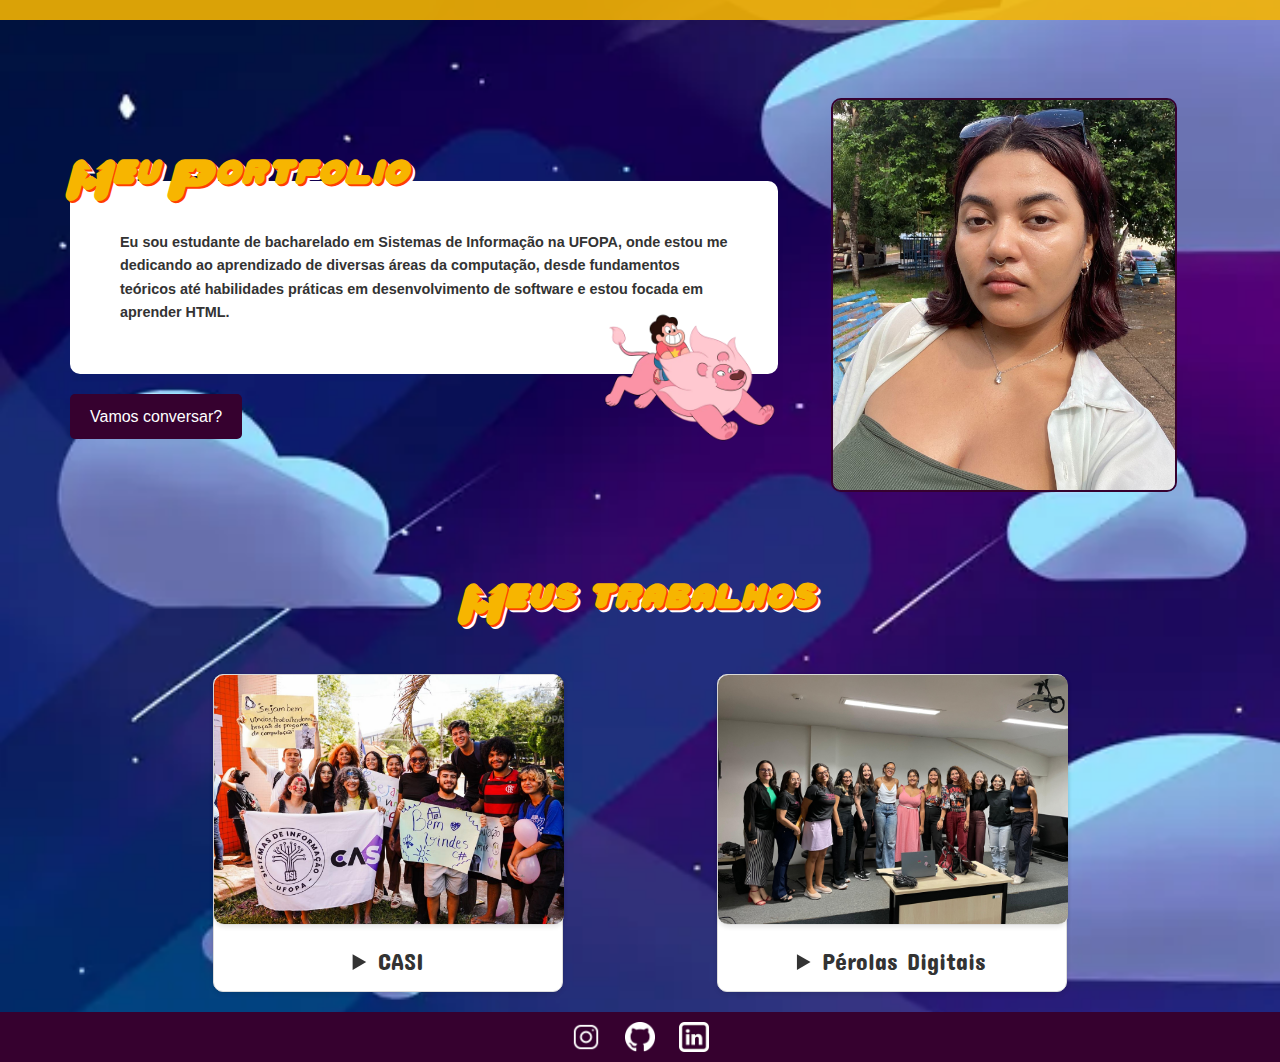
<file: Portfolio heliny/index.html>
<!DOCTYPE html>
<html lang="pt">

<head>
    <meta charset="UTF-8">
    <meta name="viewport" content="width=device-width, initial-scale=1.0">
    <title>Home</title>
    <link rel="stylesheet" href="style.css">
    <link rel="shortcut icon" type="imagex/png" href="assets/NewRoseGem-icon.ico">
    <link rel="preconnect" href="https://fonts.googleapis.com">
    <link rel="preconnect" href="https://fonts.gstatic.com" crossorigin>
    <link href="https://fonts.googleapis.com/css2?family=Concert+One&display=swap" rel="stylesheet">
</head>

<body>
    <header>
    </header>
    <main>
        <section class="container">
            <section class="content">
                <h1 class="titulo1">Meu Portfolio</h1>
                <p class="caixa-texto">Eu sou estudante de bacharelado em Sistemas de Informação na UFOPA, onde estou me
                    dedicando ao aprendizado de diversas áreas da computação, desde fundamentos teóricos até habilidades
                    práticas em desenvolvimento de software e estou focada em aprender HTML.</p>
                <img class="img-steven" src="assets\steven_e_leao.png" alt="imagem steven universo e leao">
                <p class="botao-whatsapp"><a href="https://wa.me/+559392379001">Vamos conversar?</a></p>
            </section>
            <section class="section">
                <img src="assets\heliny_foto.jpg" alt="foto de perfil heliny">
            </section>
        </section>

        <h1>Meus trabalhos</h1>
        <div class="projetos">
            <div class="caixa-projeto">
                <img class="imagem-projeto" src="assets/casi_foto.jpg"
                        alt="Imagem CASI">
                <details name="reqs">
                    <summary class="legenda">CASI</summary>
                    <p>Sou presidente do Centro Acadêmico de Bacharelado em Sistemas de Informação (<a href="https://www.instagram.com/casiufopa/">CASI</a>). O CA é uma entidade estudantil que representa os alunos do curso, promovendo atividades acadêmicas, culturais e sociais. Já desenvolvemos vários projetos, incluindo o Festival Latino-Americano de Instalação de Software Livre (FLISOL), um evento internacional que promove o uso e a difusão do software livre. Também realizamos a revelação dos calouros, uma atividade de integração que acolhe e apresenta os novos alunos à comunidade acadêmica.</p>
                </details>
            </div>
            <div class="caixa-projeto">
                <img class="imagem-projeto"
                        src="assets/perolas_foto.jpg" alt="Imagem Pérolas Digitais">
                <details name="reqs">
                    <summary class="legenda">Pérolas Digitais</summary>
                    <p>Sou voluntária no projeto de extensão <a href="https://www.instagram.com/perolas_digitais/">Pérolas Digitais</a>, desenvolvido na UFOPA, que tem o objetivo de incentivar a participação de mulheres na área da computação, considerando que a presença feminina nessa área ainda é pequena em relação aos homens. Esse projeto já gerou vários frutos, como o evento Like a Girl, que aconteceu ao longo de três dias no EETEPA, onde oferecemos minicursos e palestras realizadas por mulheres para despertar o interesse das alunas do ensino médio técnico. Outro destaque é o Conectadas, onde trouxemos algumas alunas de BCC e BSI da UFOPA, que já estão no mercado de trabalho, além de professoras, para compartilhar suas experiências na área.</p>
                </details>
            </div>
        </div>
    </main>
    <footer>
        <a href="https://www.instagram.com/helinyuu/"><img src="assets/instagram-icon.png" alt="Instagram"></a>
        <a href="https://github.com/HelinyR"><img src="assets/github-icon.png" alt="GitHub"></a>
        <a href="https://www.linkedin.com/in/heliny-oliveira-823550248/"><img src="assets/linkedin-icon.png"
                alt="Linkedin"></a>
    </footer>
</body>

</html>
</file>
<file: Portfolio heliny/style.css>
@font-face {
    font-family: 'CrystalUniverse';
    src: url('fonts/CrystalUniverse-Oblique.ttf') format('truetype');
    font-weight: normal;
    font-style: normal;
}

.concert-one-regular {
    font-family: "Concert One", sans-serif;
    font-weight: 400;
    font-style: normal;
  }
  

* {
    margin: 0;
    padding: 0;
    box-sizing: border-box;
}

body {
    font-family: 'Arial', sans-serif;
    color: #333;
    line-height: 1.6;
    background-image: url('assets/steven-universe-background1.jpg');
    background-size: cover;
    background-position: center;
    background-repeat: no-repeat;
}

header {
    background: #f7b500e1;
    color: #fff;
    padding: 10px 0;
}

main {
    max-width: 1200px;
    margin: 20px auto;
    padding: 0 20px;
    text-align: center;
}

.container {
    display: flex;
    justify-content: space-evenly;
    align-items: center;
    padding-top: 5%;
    padding-bottom: 5%;
}

h1 {
    font-family: 'CrystalUniverse', sans-serif;
    color: #f7b500;
    text-shadow: 2px 2px 0px #ff3f00,
        4px 4px 0px #ffffff;
    letter-spacing: 2px;
    font-size: 1.5em;
}

.titulo1 {
    margin-bottom: -20px;
}

.section img {
    max-width: 80%;
    height: auto;
    border: 2px solid #36012f;
    border-radius: 10px;
    margin-bottom: 20px;
}

.img-steven {
    width: 25%;
    float: right;
    margin-top: -15%;
}

.caixa-texto {
    font-size: 0.9em;
    font-weight: bold;
    margin: 10px 0 0 0;
    background: #ffffff;
    border-radius: 10px;
    margin-bottom: 20px;
    padding: 50px;
}

.content {
    padding: 10px;
    text-align: left;
}

.botao-whatsapp a {
    display: inline-block;
    background: #36012f;
    color: #fff;
    padding: 10px 20px;
    text-decoration: none;
    border-radius: 5px;
    transition: 0.3s;
}

.botao-whatsapp a:hover {
    background: #5f0253;
}

.projetos {
    padding: 5% 0 0 0;
    display: flex;
    justify-content: space-evenly;
    flex-wrap: wrap;
}

.caixa-projeto {
    background: #ffffff;
    border: 1px solid #ddd;
    border-radius: 10px;
    box-shadow: 0 2px 5px rgba(0, 0, 0, 0.1);
    text-align: center;
    max-width: 350px;
    flex: 1 1 300px;
    transition: 0.5s;
}

.caixa-projeto:hover{
    scale: 1.05;
}

.imagem-projeto {
    width: 350px;
    height: 250px;
    border-bottom: 1px solid #ddd;
    border-radius: 10px;
    box-shadow: 0 2px 5px rgba(0, 0, 0, 0.1);
    object-fit: cover;
    margin: 0 0 10px 0;
}

.legenda {
    padding: 0 10px 10px 10px;
    font-size: 1.5em;
    font-family: "Concert One", sans-serif;
    cursor: pointer;
}

details p {
    text-align: left;
    margin-top: 10px;
    word-wrap: break-word;
    padding: 1% 5% 5% 5%;
}

footer {
    background: #36012f;
    color: #fff;
    text-align: center;
    padding: 10px 0;
    width: 100%;
    bottom: 0;
}

footer a {
    margin: 0 10px;
}

footer img {
    width: 30px;
    height: 30px;
    vertical-align: middle;
}

@media (max-width: 768px) {
    .caixa-projeto {
        width: 100%;
    }
}
</file>
